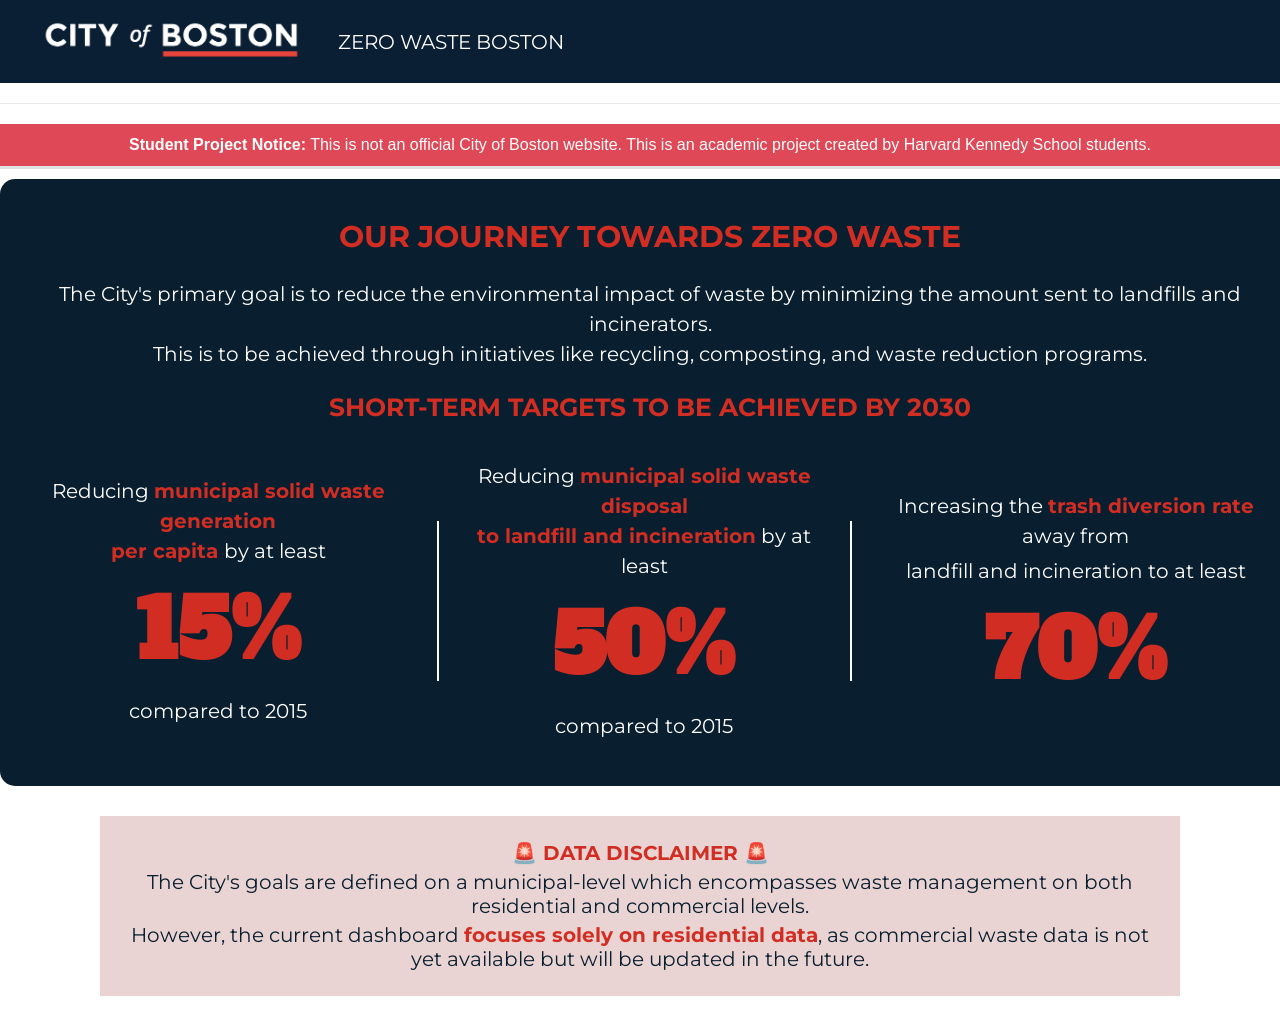
<file: index.html>
<!DOCTYPE html>
<html lang="en">
<head>
    <meta charset="UTF-8">
    <meta name="viewport" content="width=device-width, initial-scale=1.0">
    <link href="styles.css" rel="stylesheet" />
    <link href="https://fonts.googleapis.com/css?family=Montserrat"
    rel="stylesheet" />
    <link rel="icon" type="image/png" href="icons/favicon.PNG">
    <link href="https://fonts.googleapis.com/css2?family=Alfa+Slab+One" rel="stylesheet">
    <title>HOME</title>
</head>

<body>

<header>
    <a href="index.html">
    <img src="icons/logo-white_red.png" alt="Logo" class="logo">
    </a>

    
    <h1>ZERO WASTE BOSTON </h1>
    <script src="https://d3js.org/d3.v7.min.js"></script>
      <style>
.disclaimer-banner {
    background-color: rgba(220, 53, 69, 0.9);
    border-bottom: 3px solid #dee2e6;
    padding: 12px 24px;
    text-align: center;
    font-family: Arial, sans-serif;
    position: relative;
}

.disclaimer-content {
    max-width: 1200px;
    margin: 0 auto;
    color: white;
    font-size: 16px;
}

.disclaimer-emphasis {
    color: white;
    font-weight: bold;
}
</style>
</header>

<div id="navigation-bar"></div>

<body class="diversion-page">
    <div class="disclaimer-banner">
        <div class="disclaimer-content">
            <span class="disclaimer-emphasis">Student Project Notice:</span>
            This is not an official City of Boston website. This is an academic project created by Harvard Kennedy School students.
        </div>
    </div>

  

    <div class="goal-box">
    <div class="goal-intro">
        <h2 id="tracker-name"> OUR JOURNEY TOWARDS ZERO WASTE </h2>
<!-- Intro-->
        <h3> The City's primary goal is to reduce the environmental impact of waste by minimizing the amount sent to landfills and incinerators.<br>
        This is to be achieved through initiatives like recycling, composting, and waste reduction programs.</h3>
<!-- Specific goals -->
        <h4> SHORT-TERM TARGETS TO BE ACHIEVED BY 2030</h4>
        <div class="ST-goals">
            <a class="category">
            <p> Reducing <span id="highlight-color"> municipal solid waste generation<br>
            per capita </span> by at least</p>
            <h2>15% </h2>
            <p> compared to 2015</p>
            </a>
        <div class="divider-line"></div>
            <a class="category">
            <p> Reducing <span id="highlight-color">municipal solid waste disposal<br>
            to landfill and incineration</span> by at least</p>
            <h2> 50% </h2>
            <p> compared to 2015</p>
        </a>
        <div class="divider-line"></div>
            <a class="category">
            <p> Increasing the <span id="highlight-color"> trash diversion rate</span> away from</p>
            <p> landfill and incineration to at least</p>
            <h2> 70%</h2>
            <p> </p>
        </a>
    </div>
    </div>
</div>
<!-- Notes on Data -->
    <div class="notes">
        <p id="highlight-color"> 🚨 DATA DISCLAIMER 🚨</p>
        <p> The City's goals are defined on a municipal-level which encompasses waste management on both residential and commercial levels.</p>
        <p> However, the current dashboard <span id="highlight-color">focuses solely on residential data</span>, as commercial waste data is not yet available but will be updated in the future.</p>

    </div>
<script src="script.js"></script>
</body>

</html>
</file>
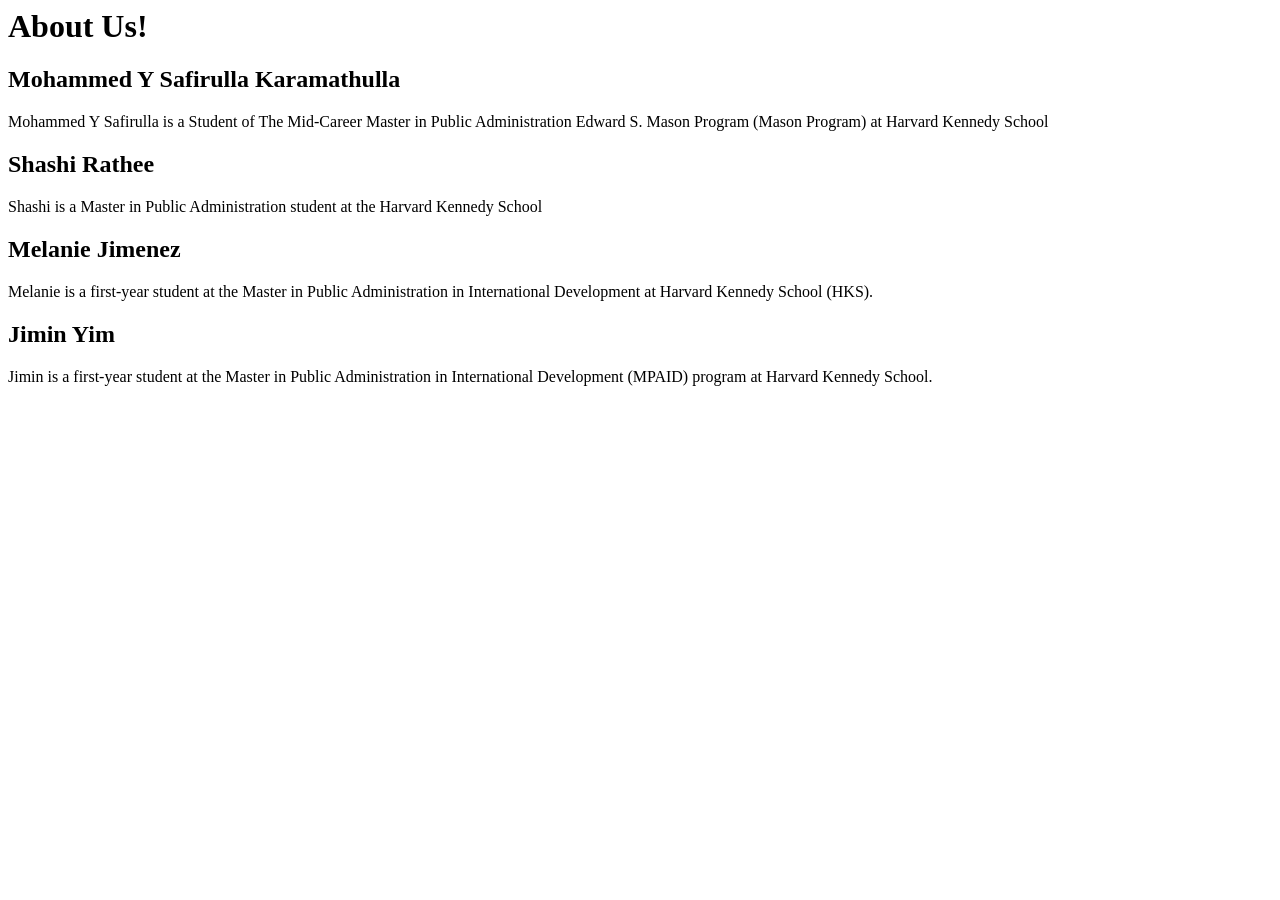
<file: our-team/index.html>
<html>
    <head>
        <title>Demo Website</title>
    </head>
    <body>
        <h1>About Us!</h1>
        <h2> Mohammed Y Safirulla Karamathulla </h2>        
        <p> Mohammed Y Safirulla is a Student of The Mid-Career Master in Public Administration Edward S. Mason Program (Mason Program) at Harvard Kennedy School </p>    
        <h2> Shashi Rathee </h2>
        <p> Shashi is a Master in Public Administration student at the Harvard Kennedy School  </p>
        <h2> Melanie Jimenez </h2>
        <p> Melanie is a first-year student at the Master in Public Administration in International Development at Harvard Kennedy School (HKS). </p>
        <h2> Jimin Yim </h2>
        <p> Jimin is a first-year student at the Master in Public Administration in International Development (MPAID) program at Harvard Kennedy School. </p>
    </body>
</html>
</file>
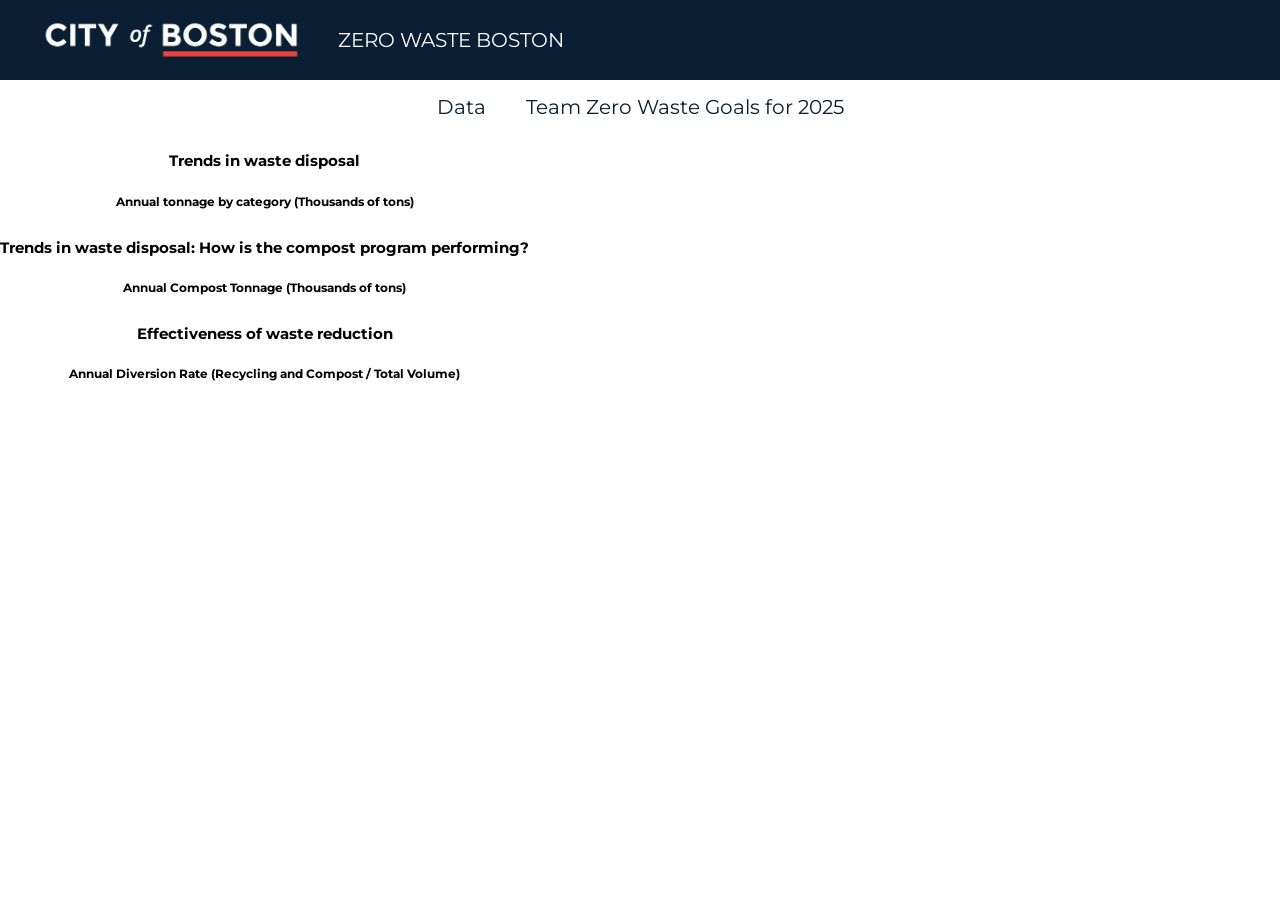
<file: index (1).html>
<!DOCTYPE html>
<html lang="en">
<head>
    <meta charset="UTF-8">
    <meta name="viewport" content="width=device-width, initial-scale=1.0">
    <link href="../styles.css" rel="stylesheet" />
    <link href="https://fonts.googleapis.com/css?family=Montserrat"
    rel="stylesheet" />
    <link rel="icon" type="image/png" href="../favicon.PNG">
    <title>ZERO WASTE BOSTON</title>
</head>
<body>

<header>
    <img src="logo-white_red.png" alt="Logo" class="logo">
    <h1>ZERO WASTE BOSTON </h1>
</header>

<nav>
    <a href="../index.html">Data</a>
    <a href="target/target.html">Team Zero Waste Goals for 2025</a>
</nav>


<div class="dashboard">
    <div class="graphs">
    <div class="graph-container">
        <h2>Trends in waste disposal </h2>
        <h3>Annual tonnage by category (Thousands of tons)</h3>
        <img src="data_analysis/time-series.png" alt="Time series of tonnage" class="graph">
    </div>
     <div class="graph-container">
        <h2>Trends in waste disposal: How is the compost program performing?</h2>
        <h3>Annual Compost Tonnage (Thousands of tons)</h3>
        <img src="data_analysis/compost.png" alt="Compost" class="graph">
    </div>
    <div class="graph-container">
        <h2>Effectiveness of waste reduction</h2>
        <h3>Annual Diversion Rate (Recycling and Compost / Total Volume)</h3>
        <img src="data_analysis/diversion-rate.png" alt="Diversion rate" class="graph">
    </div>
</div>    

<!-- <footer>
    <p style="text-align: center;">&copy; 2025 Your Name</p>
</footer> -->
</body>
</html>
</file>
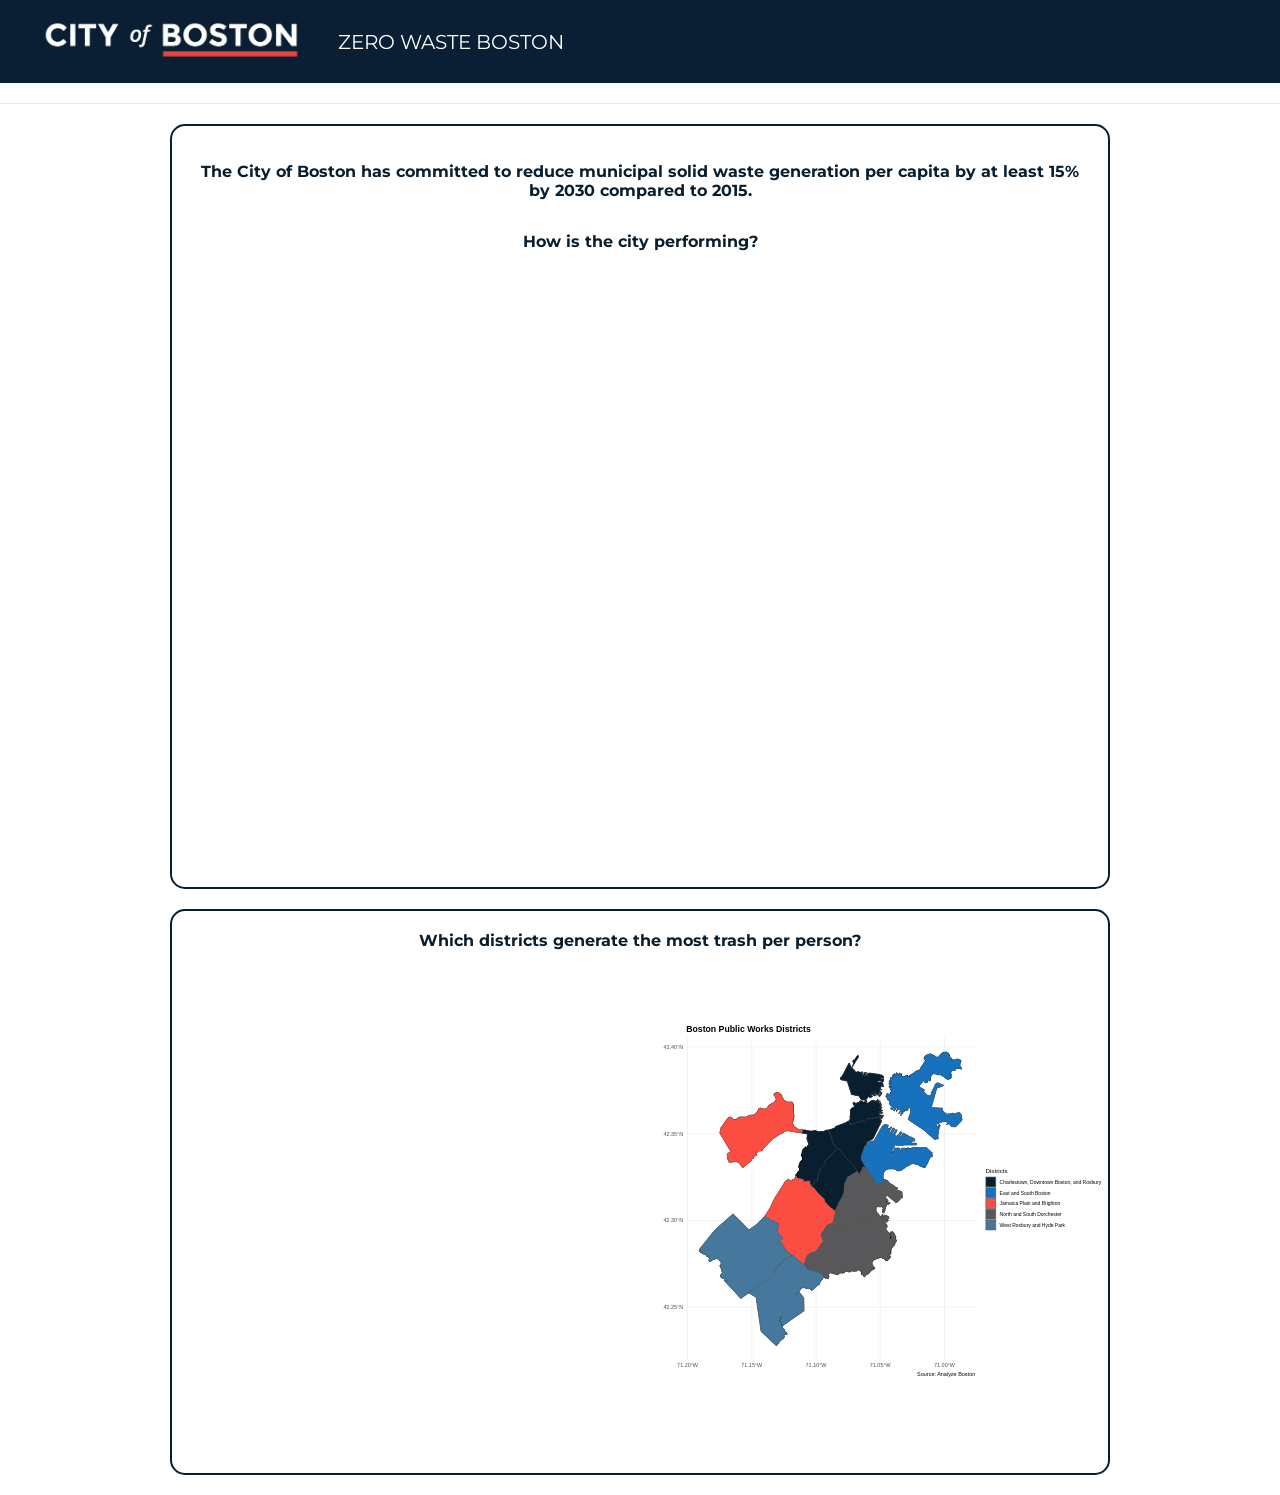
<file: index-districts.html>
<!DOCTYPE html>
<html lang="en">
<head>
    <meta charset="UTF-8">
    <meta name="viewport" content="width=device-width, initial-scale=1.0">
    <link href="styles.css" rel="stylesheet" />
    <link href="https://fonts.googleapis.com/css?family=Montserrat"
    rel="stylesheet" />
    <link rel="icon" type="image/png" href="icons/favicon.PNG">
    <title>ZERO WASTE BOSTON</title>
</head>
<body>

<header>
    <a href="index.html">
    <img src="icons/logo-white_red.png" alt="Logo" class="logo">
    </a>
    <h1>ZERO WASTE BOSTON </h1>
    <script src="https://d3js.org/d3.v7.min.js"></script>
</header>


<div id="navigation-bar"></div>

<div class="district-box">
    <h3>The City of Boston has committed to reduce municipal solid waste generation per capita by at least 15% by 2030 compared to 2015.</h3>
    <h3>How is the city performing?</h3>
    
    <iframe title="Waste per capita has decreased by 6.6% from 2015" aria-label="Column Chart" id="datawrapper-chart-oGYxj" src="https://datawrapper.dwcdn.net/oGYxj/2/" scrolling="no" frameborder="0" style="width: 0; min-width: 100% !important; border: none;" height="472" data-external="1"></iframe>
</div> 

<div class="district-box" id="map">
    <h3>Which districts generate the most trash per person?</h3>
    <div class="content-container">
        <iframe title="West Roxbury and Hyde Park have the highest waste per capita" aria-label="Interactive line chart" id="datawrapper-chart-PAdy8" src="https://datawrapper.dwcdn.net/PAdy8/1/" scrolling="no" frameborder="0" style="width: 100%; min-width: 50% !important; border: none;" height="483" data-external="1"></iframe>
        <img src="data_analysis/boston_trash_tonnage_map.svg" alt="Boston Trash Tonnage Map" class="map-image">
    </div>


</div>

<!-- Scripts -->
<script src="script.js"></script>

</body>
</html>
</file>
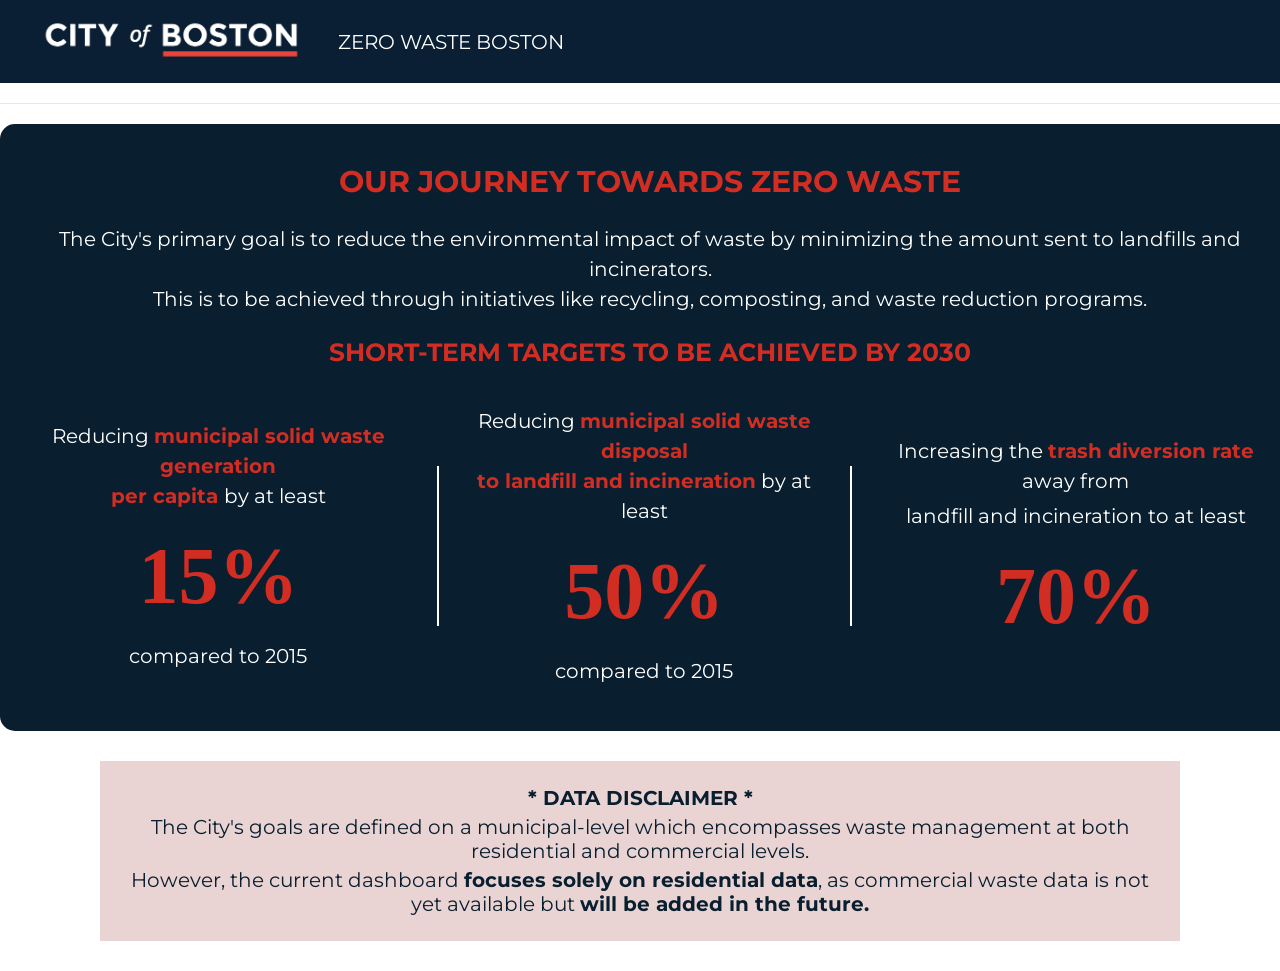
<file: index-goal.html>
<!DOCTYPE html>
<html lang="en">
<head>
    <meta charset="UTF-8">
    <meta name="viewport" content="width=device-width, initial-scale=1.0">
    <link href="styles.css" rel="stylesheet" />
    <link href="https://fonts.googleapis.com/css?family=Montserrat"
    rel="stylesheet" />
    <link rel="icon" type="image/png" href="icons/favicon.PNG">
    <title>ZERO WASTE BOSTON</title>
</head>

<body class="diversion-page">

<header>
    <a href="index.html">
    <img src="icons/logo-white_red.png" alt="Logo" class="logo">
    </a>
    <h1>ZERO WASTE BOSTON </h1>
    <script src="https://d3js.org/d3.v7.min.js"></script>
</header>

<div id="navigation-bar"></div>


    <div class="goal-box">
    <div class="goal-intro">
        <h2 id="tracker-name"> OUR JOURNEY TOWARDS ZERO WASTE </h2>
<!-- Intro-->
        <h3> The City's primary goal is to reduce the environmental impact of waste by minimizing the amount sent to landfills and incinerators.<br>
        This is to be achieved through initiatives like recycling, composting, and waste reduction programs.</h3>
<!-- Specific goals -->
        <h4> SHORT-TERM TARGETS TO BE ACHIEVED BY 2030</h4>
        <div class="ST-goals">
            <a class="category">
            <p> Reducing <span id="highlight-color"> municipal solid waste generation<br>
            per capita </span> by at least</p>
            <h2>15% </h2>
            <p> compared to 2015</p>
            </a>
        <div class="divider-line"></div>
            <a class="category">
            <p> Reducing <span id="highlight-color">municipal solid waste disposal<br>
            to landfill and incineration</span> by at least</p>
            <h2> 50% </h2>
            <p> compared to 2015</p>
        </a>
        <div class="divider-line"></div>
            <a class="category">
            <p> Increasing the <span id="highlight-color"> trash diversion rate</span> away from</p>
            <p> landfill and incineration to at least</p>
            <h2> 70%</h2>
            <p> </p>
        </a>
    </div>
    </div>
</div>
<!-- Notes on Data -->
    <div class="notes">
        <p id="highlight">* DATA DISCLAIMER *</p>
        <p> The City's goals are defined on a municipal-level which encompasses waste management at both residential and commercial levels.</p>
        <p> However, the current dashboard <span id="highlight-bold">focuses solely on residential data</span>, as commercial waste data is not yet available but <span id="highlight-bold">will be added in the future.</span> </p>
    </div>
</body>
</html>
</file>
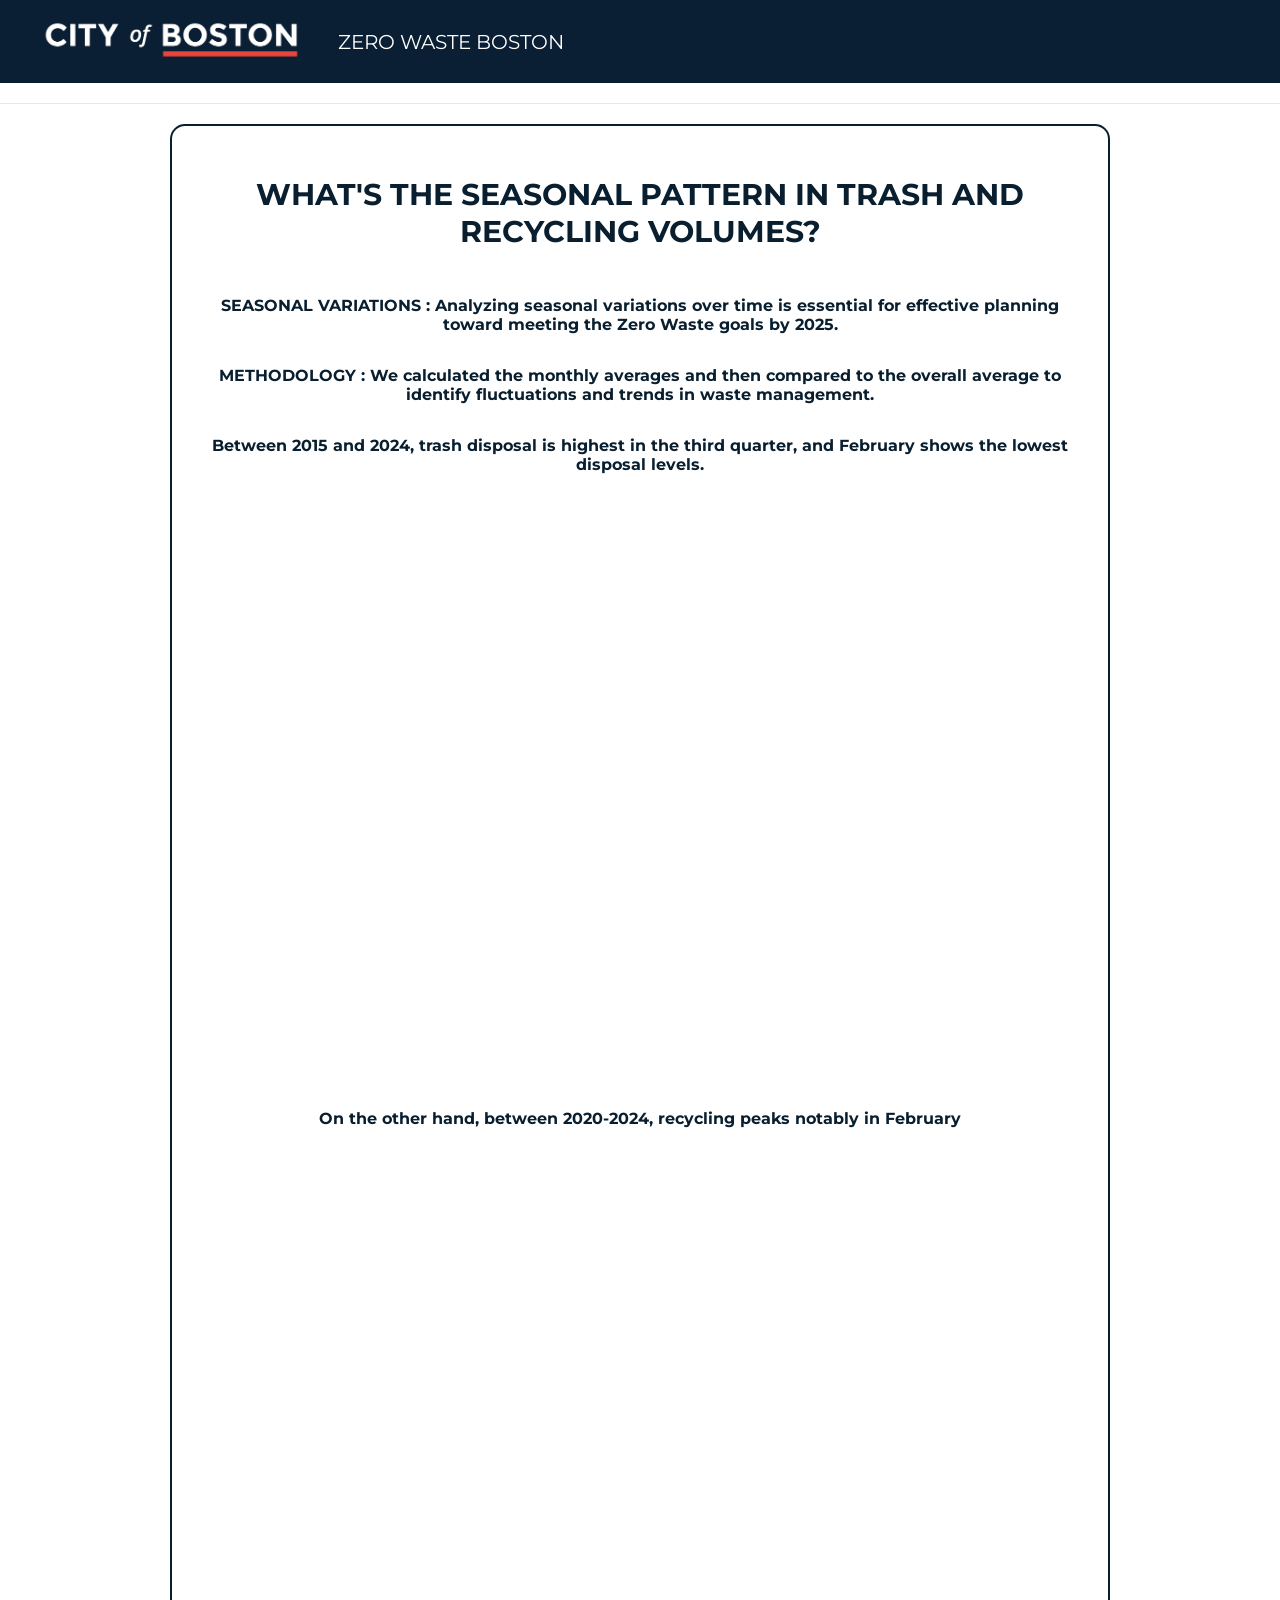
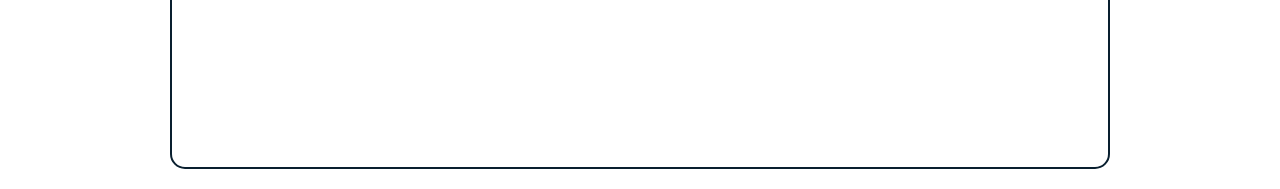
<file: index-seasonal.html>
<!DOCTYPE html>
<html>
<head>
    <meta charset="UTF-8">
    <meta name="viewport" content="width=device-width, initial-scale=1.0">
    <link href="styles.css" rel="stylesheet" />
    <link href="https://fonts.googleapis.com/css?family=Montserrat"
    rel="stylesheet" />
    <link rel="icon" type="image/png" href="icons/favicon.PNG">
    <title>ZERO WASTE BOSTON</title>
</head>
<body>
    <header>
       <a href="index.html">
    <img src="icons/logo-white_red.png" alt="Logo" class="logo">
    </a>
        <h1>ZERO WASTE BOSTON </h1>
        <script src="https://d3js.org/d3.v7.min.js"></script>
    </header>

<div id="navigation-bar"></div>

<div class="district-box">
    <h3 id="tracker-name">WHAT'S THE SEASONAL PATTERN IN TRASH AND RECYCLING VOLUMES?</h3>
    <h3><span id="highlight-bold"> SEASONAL VARIATIONS :</span> Analyzing seasonal variations over time is essential for effective planning toward meeting the Zero Waste goals by 2025.</h3>
    <h3> <span id="highlight-bold">METHODOLOGY :</span> We calculated the monthly averages and then compared to the overall average to identify fluctuations and trends in waste management.</h3>
    
    <div div id="compost" class="graph-seasonal">
    <h3>Between 2015 and 2024, trash disposal is highest in the third quarter, and February shows the lowest disposal levels.</h3>

    <!-- Embed code from Datawrapper -->
    <iframe title="Monthly Insights into Trash Disposal (2015-2024)*" aria-label="Interactive line chart" id="datawrapper-chart-fRtYQ" src="https://datawrapper.dwcdn.net/fRtYQ/1/" scrolling="no" frameborder="0" style="width: 0; min-width: 100% !important; border: none;" height="453" data-external="1"></iframe>
      </div>

      <div div id="compost" class="graph.seasonal">
           <!-- <img src="data_analysis/Recycle_Monthly_Average.png" alt="Seasonal Data of Trash"> -->

          <h3>On the other hand, between 2020-2024, recycling peaks notably in February</h3>
        <!-- Embed code from Datawrapper -->
        <iframe title="Monthly Insights into Recycle Disposal (2020-2024)*" aria-label="Interactive line chart" id="datawrapper-chart-qHhmE" src="https://datawrapper.dwcdn.net/qHhmE/1/" scrolling="no" frameborder="0" style="width: 0; min-width: 100% !important; border: none;" height="426" data-external="1"></iframe>
</div>

<script src="script.js"></script>
</body>
</html>
</file>
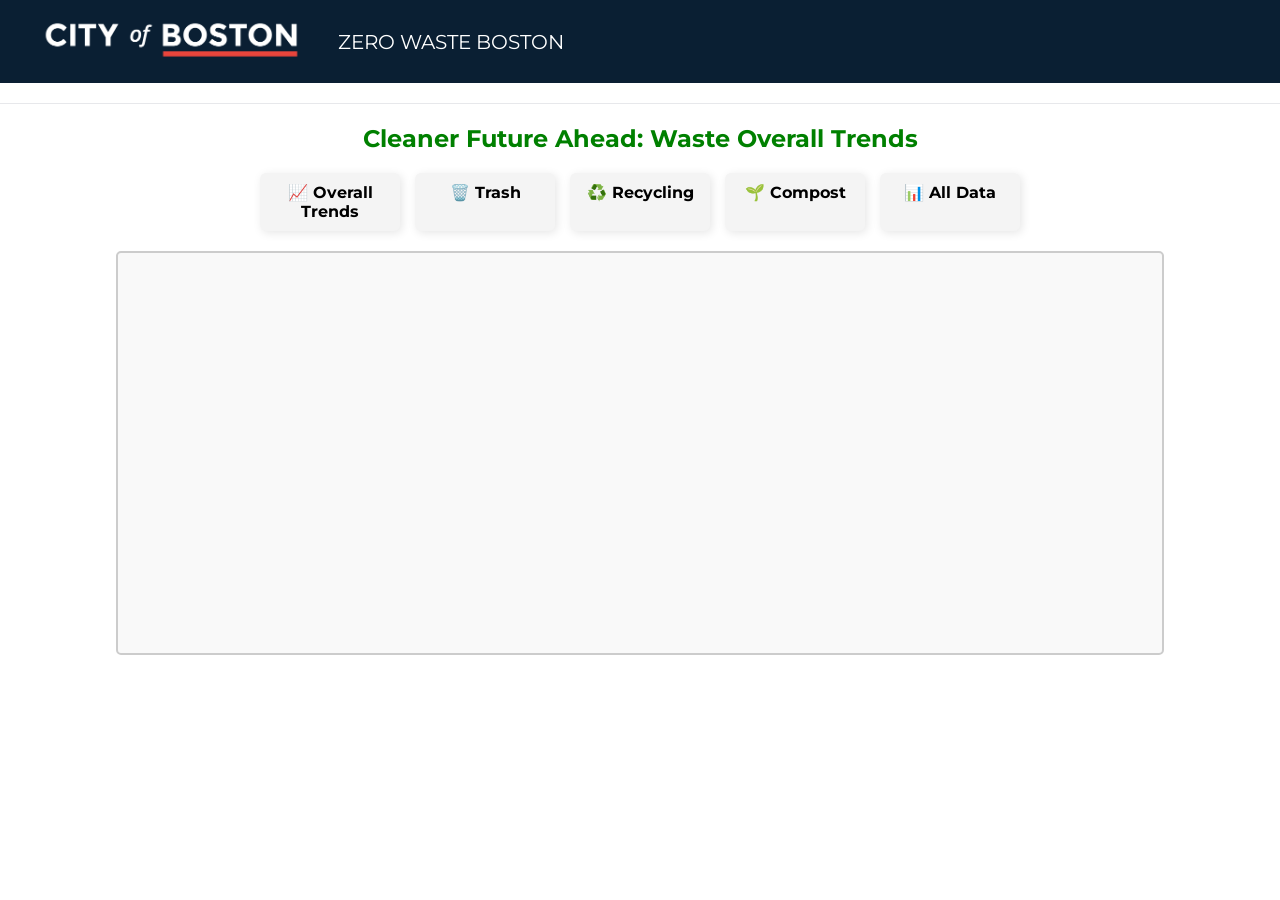
<file: index-wastetracker.html>
<!DOCTYPE html>
<html lang="en">
<head>
  <meta charset="UTF-8">
  <meta name="viewport" content="width=device-width, initial-scale=1.0">
  <title>Waste Overall Trends Dashboard</title>
  
  <!-- External Styles & Fonts -->
  <link href="styles.css" rel="stylesheet" />
  <link href="https://fonts.googleapis.com/css?family=Montserrat" rel="stylesheet" />
  <link rel="icon" type="image/png" href="icons/favicon.PNG">


</head>

<body>
  <header>
      <a href="index.html">
    <img src="icons/logo-white_red.png" alt="Logo" class="logo">
    </a>
      <h1>ZERO WASTE BOSTON </h1>
      <script src="https://d3js.org/d3.v7.min.js"></script>
  </header>

  <div id="navigation-bar"></div>

  <h1 style="text-align: center; color: green;">Cleaner Future Ahead: Waste Overall Trends</h1>

  <!-- Graph Selection Cards -->
  <div class="graph-cards">
    <div class="card" onclick="showGraph('overall-trends')">📈 Overall Trends</div>
    <div class="card" onclick="showGraph('trash')">🗑️ Trash</div>
    <div class="card" onclick="showGraph('recycling')">♻️ Recycling</div>
    <div class="card" onclick="showGraph('compost')">🌱 Compost</div>
    <div class="card" onclick="showGraph('combined')">📊 All Data</div>
  </div>

  <!-- Graph Containers -->
  <div class="graph-container">
    
    <!-- First Graph (Fixed Space Issue) -->
    <div id="overall-trends" class="graph active">
      <div class="graph-box first-graph">
        <iframe title="Waste Disposal Tracker (in thousands of tonnes)" 
                src="https://datawrapper.dwcdn.net/hyFgj/4/" 
                scrolling="no" frameborder="0"></iframe>
      </div>
    </div>

    <div id="trash" class="graph">
      <div class="graph-box">
        <iframe title="Trash Generation" 
                src="https://datawrapper.dwcdn.net/mFQmh/1/" 
                scrolling="no" frameborder="0"></iframe>
      </div>
    </div>

    <div id="recycling" class="graph">
      <div class="graph-box">
        <iframe title="Recycling Overview" 
                src="https://datawrapper.dwcdn.net/5Iy6E/1/" 
                scrolling="no" frameborder="0"></iframe>
      </div>
    </div>

    <div id="compost" class="graph">
      <div class="graph-box">
        <iframe title="Compost Levels" 
                src="https://datawrapper.dwcdn.net/WGUNk/1/" 
                scrolling="no" frameborder="0"></iframe>
      </div>
    </div>

    <!-- All Data Section -->
    <div id="combined" class="graph">
      <div class="graph-box">
        <iframe title="Trash Generation" 
                src="https://datawrapper.dwcdn.net/mFQmh/1/" 
                scrolling="no" frameborder="0"></iframe>
      </div>
      <div class="graph-box">
        <iframe title="Recycling Overview" 
                src="https://datawrapper.dwcdn.net/5Iy6E/1/" 
                scrolling="no" frameborder="0"></iframe>
      </div>
      <div class="graph-box">
        <iframe title="Compost Levels" 
                src="https://datawrapper.dwcdn.net/WGUNk/1/" 
                scrolling="no" frameborder="0"></iframe>
      </div>
    </div>

  </div>
<script src="script.js"></script>
</body>
</html>
</file>
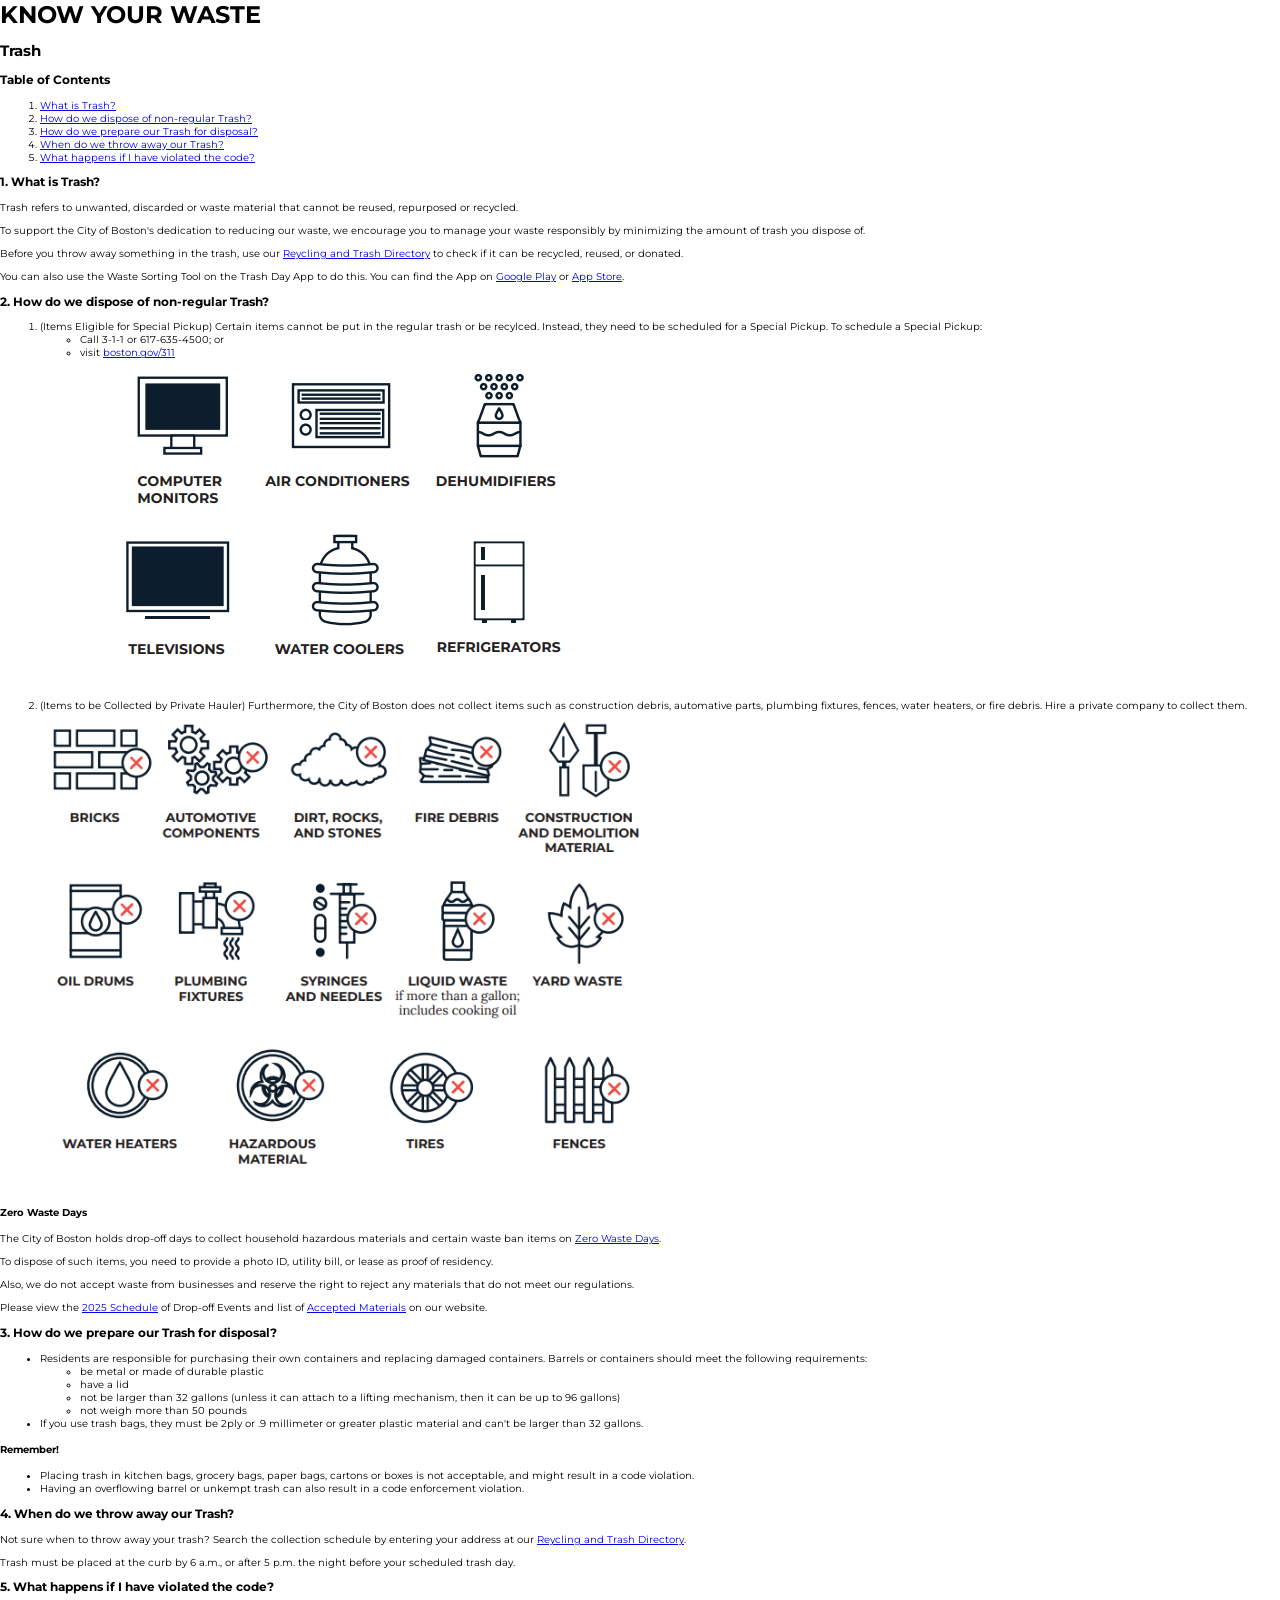
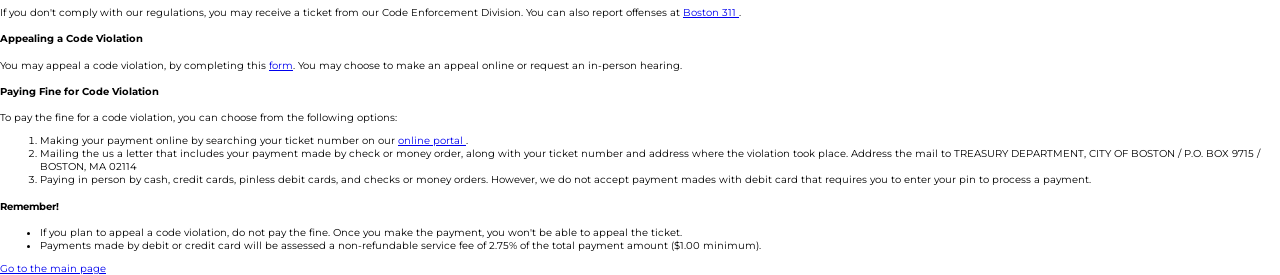
<file: classification/index-trash.html>
<!DOCTYPE html>
<html>
    <head>
        <link href="../styles.css" rel="stylesheet" />
        <link href="https://fonts.googleapis.com/css?family=Montserrat"
    rel="stylesheet" />
        <link rel="icon" type="image/png" href="../favicon.PNG">
        <title>TRASH</title>
    </head>
    <body>

     <h1>KNOW YOUR WASTE</h1>

    	<h2>Trash</h2>

<!-- Table of Contents -->

    	<div class="table-of-contents">
    	<h3> Table of Contents </h3>

    	<ol> 

    		<li> <a href=#definition> What is Trash?</a></li>
    		<li> <a href=#nonregular> How do we dispose of non-regular Trash?</a></li>
    		<li> <a href=#method> How do we prepare our Trash for disposal?</a></li>
    		<li> <a href=#time> When do we throw away our Trash?</a></li>
    		<li> <a href=#violation> What happens if I have violated the code?</a></li>

    	</ol>

<!-- Definition -->

    	<h3 id="definition"> 1. What is Trash? </h3>

    	<p> Trash refers to unwanted, discarded or waste material that cannot be reused, repurposed or recycled.</p>

    	<p> To support the City of Boston's dedication to reducing our waste, we encourage you to manage your waste responsibly by minimizing the amount of trash you dispose of. </p>

    	<p> Before you throw away something in the trash, use our <a href=https://www.boston.gov/departments/public-works/trash-and-recycling-day-schedule-and-search> Reycling and Trash Directory</a> to check if it can be recycled, reused, or donated.</p>

    	<p> You can also use the Waste Sorting Tool on the Trash Day App to do this. You can find the App on <a href=https://play.google.com/store/apps/details?id=net.recollect.boston&pli=1> Google Play</a> or <a href=https://apps.apple.com/us/app/boston-trash-schedule-alerts/id999579992> App Store</a>. </p>

<!-- non-Regular Trash Items -->

    	<h3 id="nonregular"> 2. How do we dispose of non-regular Trash? </h3>

    	<ol>

    	<li> (Items Eligible for Special Pickup) Certain items cannot be put in the regular trash or be recylced. Instead, they need to be scheduled for a Special Pickup. To schedule a Special Pickup:

    		<ul>
    			<li> Call 3-1-1 or 617-635-4500; or </li>
    			<li> visit <a href=https://www.boston.gov/departments/boston-311> boston.gov/311</a></li>

    	    	<img src="pickup+items.PNG" alt="list of items that need to schedule a pickup" />
    	    </ul>
    	</li>

    	<li> (Items to be Collected by Private Hauler) Furthermore, the City of Boston does not collect items such as construction debris, automative parts, plumbing fixtures, fences, water heaters, or fire debris. Hire a private company to collect them. </li>

    	    	<img src="cannot+trash.PNG" alt="list of items that need to schedule a pickup" />

    	</ol>

<!-- Explanation of Zero Waste Days -->

    	<h4> Zero Waste Days </h4>

    	 <p> The City of Boston holds drop-off days to collect household hazardous materials and certain waste ban items on <a href=https://www.boston.gov/departments/public-works/zero-waste-day> Zero Waste Days</a>. </p> 

    	 <p> To dispose of such items, you need to provide a photo ID, utility bill, or lease as proof of residency. </p> 

    	 <p> Also, we do not accept waste from businesses and reserve the right to reject any materials that do not meet our regulations. </p>

    	 <p> Please view the <a href=https://www.boston.gov/departments/public-works/zero-waste-day#zero-waste-days> 2025 Schedule</a> of Drop-off Events and list of <a href=https://www.boston.gov/departments/public-works/zero-waste-day#accepted-materials> Accepted Materials</a> on our website. </p>

<!-- Waste Disposal Method-->

    	<h3 id="method"> 3. How do we prepare our Trash for disposal? </h3>

    	<ul>  
    		<li> Residents are responsible for purchasing their own containers and replacing damaged containers. 

    		Barrels or containers should meet the following requirements:</li>

    		<ul>
    			<li> be metal or made of durable plastic </li>
    			<li> have a lid  </li>
    			<li> not be larger than 32 gallons (unless it can attach to a lifting mechanism, then it can be up to 96 gallons) </li>
    			<li> not weigh more than 50 pounds </li>
    		</ul>

    		<li> If you use trash bags, they must be 2ply or .9 millimeter or greater plastic material and can't be larger than 32 gallons. </li>

        	</ul>

   		<h4> Remember! </h4>

    	<ul>

    		<li> Placing trash in kitchen bags, grocery bags, paper bags, cartons or boxes is not acceptable, and might result in a code violation. </li>

    		<li> Having an overflowing barrel or unkempt trash can also result in a code enforcement violation. </li>

    	</ul>

<!-- Timing of Disposal -->

    	<h3 id="time"> 4. When do we throw away our Trash? </h3>

    	<p> Not sure when to throw away your trash? Search the collection schedule by entering your address at our <a href=https://www.boston.gov/departments/public-works/trash-and-recycling-day-schedule-and-search> Reycling and Trash Directory</a>. </p>

    	<p> Trash must be placed at the curb by 6 a.m., or after 5 p.m. the night before your scheduled trash day.</p>

    	</ul>

<!-- Violation-->

    	<h3 id="violation"> 5. What happens if I have violated the code? </h3>

    	<p> If you don't comply with our regulations, you may receive a ticket from our Code Enforcement Division. You can also report offenses at <a href=https://www.boston.gov/departments/public-works/trash#bos311> Boston 311 </a>.</p>

    	<h4> Appealing a Code Violation </h4>

    	<p> You may appeal a code violation, by completing this <a href=https://forms.boston.gov/appbuilder/eFormRender.html?code=AA5012F761F562241199E5F1A02DE38A&Process=PWD%20-%20Code%20Enforcement%20appeal%20request> form</a>. You may choose to make an appeal online or request an in-person hearing. </p>

    	<h4> Paying Fine for Code Violation </h4>

    	<p> To pay the fine for a code violation, you can choose from the following options: </p>

    	<ol>

    	<li> Making your payment online by searching your ticket number on our <a href=https://onlinepermitsandlicenses.boston.gov/codeenforcement/Views/CDR/Case/MyFee.aspx> online portal </a>. </li>

    	<li> Mailing the us a letter that includes your payment made by check or money order, along with your ticket number and address where the violation took place. Address the mail to TREASURY DEPARTMENT, CITY OF BOSTON / P.O. BOX 9715 / BOSTON, MA 02114 </li>

    	 <li> Paying in person by cash, credit cards, pinless debit cards, and checks or money orders. However, we do not accept payment mades with debit card that requires you to enter your pin to process a payment. </li>

    	</ol>

    	<h4> Remember! </h4>

    	<ul>

    	<li> If you plan to appeal a code violation, do not pay the fine. Once you make the payment, you won't be able to appeal the ticket. </li>

    	<li> Payments made by debit or credit card will be assessed a non-refundable service fee of 2.75% of the total payment amount ($1.00 minimum). </li>

    	</ul>

        <a href='../index.html'>Go to the main page</a>
    </body>
</html>
</file>
<file: styles.css>
html {
  font-size: 10px; 
  font-family: "Montserrat", sans-serif; 
  background-color: #FFFFFF;
}

body {
    margin: 0;
    padding: 0;
}

header {
    background-color: #091F2F;
    color: white;
    display: flex;
    align-items: center;
    padding: 5px;
}

header h1 {
    margin: 0 2rem;
    font-size: 2rem; /* Adjust size to your preference */
    font-weight: normal;
    text-align: center;
    justify-content: center;
}

header img {
    margin: 0 2rem;
    align-items: center;
}

.navigation {
    background-color: #FFFFFF;
    color: #091F2F;
    text-align: center;
    display: flex;
    align-items: center;
    width: 100%;
    justify-content: center;
    font-size: 2rem;
}

#navigation-bar {
  background-color: #e7e8eb;
  margin: 2rem 0;
  padding: 0.5px;
  font-weight: bold;
}

.logo {
    height: 50px;
}

nav {
    text-align: center;
    margin: 1rem 0;
    text-align: center;
    display: flex;
    align-items: center; 
    justify-content: center;
}
nav a {
    margin: 0 1rem;
    text-decoration: none;
    color: #091F2F;
    transition: color 0.3s ease;
    display: inline-block;
    padding: 0.5rem 1rem;
    border-radius: 5px;
    font-size: 20px;
}

nav a:hover {
    color: #D22D23;
}

nav a.active {
    color: #D22D23;
    font-weight: bold; /* Optional: Makes the active link stand out */
}

.diversion-section a {
    text-decoration: none;
    color: #D22D23;
    transition: color 0.3s ease;
    display: inline-block;
    border-radius: 5px;
    font-size: 20px;
    text-decoration: underline;
}

.diversion-section a:hover {
    color: #091F2F;
}

.diversion-section a.active {
    color: #091F2F;
    font-weight: bold; /* Optional: Makes the active link stand out */
}

.graph {
    border: 2px solid #ccc;
    max-width: 80%;
    padding: 10px;
    text-align: center;
    background-color: #f9f9f9;
    border-radius: 5px;
}


/* For the Towards zero waste box*/
.info-box {
    background-color: #091F2F; 
    color: #ffffff; 
    padding: 2rem; /* Space inside the box */
    border-radius: 15px; /* Rounded corners */
    width: 70%;
    margin: 2rem auto; /* Center the box on the page */
}

/* Title styling */
.info-box h2 {
    color: #D22D23; 
    font-size: 3rem;
    font-weight: bold;
    text-align: center; /* Center text inside the box */
}

/* Paragraph styling */
.info-box ul {
    font-size: 2rem;
    margin: 0.5rem 0;
    text-align: left; 
}


/* Highlighted percentage */
.info-box .highlight {
    color: #D22D23; 
    font-weight: bold;
}

.waste-percapita {
    background-color: #ffffff; 
    color: #ffffff; 
    padding: 2rem; /* Space inside the box */
    border-radius: 15px; /* Rounded corners */
    border-color: #D22D23;
    width: 60%;
    margin: 2rem auto; /* Center the box on the page */
}


.district-box h3 {
    color: #091F2F; 
    font-size: 16px;
    text-align: center; /* Center text inside the box */
}

/*For the waste and district box*/

.seasonal-box img{
  width: 100%; /* Make the image fill the width of the box */
  height: auto; /* Maintain the aspect ratio of the image */
}

/* Title styling */
.waste-box h2 {
    font-size: 1.8rem;
    font-weight: bold;
    margin-bottom: 1rem;
    position: relative;
    color: #000000;
}

/* Percentage styling */
#percentage {
    font-weight: bold;
    margin-bottom: 1rem;
    position: relative;
    color: #FB4D42;
}

/* Waste categories container */
.waste-categories {
    display: flex;
    justify-content: center;
    align-items: center;
    margin: 1rem 0;
}

/* Waste Diversion container */
.waste-diversion {
    display: flex;
    border-radius: 15px; /* Rounded corners */
    justify-content: center;
    align-items: center;
    margin: 1rem 0;
    background-color: #FB4D42;
    font-weight: bold;
    color:white;
}

/* Dropbox */
.dropdown-wrapper {
  display: flex; 
  align-items: center; /* Align dropdowns and labels vertically */
}

.dropdown-container {
  display: flex;
  flex-direction: row; 
  align-items: center; /* Align dropdowns and labels vertically */
  margin: 1rem 1rem;
  padding: 1rem;
  border-radius: 15px; /* Rounded corners */
  border: 2px #FB4D42;
}

.dropdown-container img {
    align-items: center;
    margin-bottom: 0.5rem; /* Align dropdowns and labels vertically */
}

.dropdown {
    margin: 1rem 2rem; /
}


#year1 #year2 {
  display: flex; 
  margin: 1 1rem;
  align-items: center; /* Align dropdowns and labels vertically */
  text-align: center;
  margin-bottom: 1.5rem;
}

#month1 #month2 {
  display: flex; 
  margin: 1 1rem;
  align-items: center; /* Align dropdowns and labels vertically */
  text-align: center;
}

select {
  width: 80px;
  padding: 5px;
  font-size: 10px;
}

#double-arrow {
    max-width:50px;
    align-items: center;
}

/* Each category link */
.category {
    text-decoration: none;
    text-align: center;
    margin: 0 1rem;
    color: #000000;
    transition: color 0.3s ease;
}

.category h4 {
    font-size: 1.5rem;
    margin-bottom: 0.1px;
    margin: 1px;
}

.category img {
    width: 50px; 
    height: 50px;
    margin-bottom: 0.5rem;
}


/* Additional info text */
.info-text {
    margin-top: 1rem;
    font-size: 0.9rem;
    color: #000000;
}

/* Link inside info text */
.info-text .link {
    color: #D22D23;
    text-decoration: underline;
    font-weight: bold;
}
.info-text .link:hover {
    color: #D22D23;
}

/* General layout for the dashboard */
.dashboard {
    display: flex; /* Flexbox to arrange graphs and boxes side by side */
    gap: 10px;

}

/* Left side: Graphs */
#graph-diversion {
    display: grid;
    grid-template-columns: repeat(2, 50%); /* Two columns */
    display: flex;
    justify-content: center;
    align-items: center;
}

.grid {
    display: grid; /* Use CSS Grid for layout */
    grid-template-columns: repeat(2, 1fr); /* Two columns of equal width */
    gap: 2rem; /* Space between boxes */
    padding: 2rem;
    max-width: 1200px;
    margin: 0 auto; /* Center the dashboard horizontally */
}

.graph-container {
    display: flex;
    flex-direction: column;
    align-items: center;
}

.waste-box {
    background-color: #ffffff;
    color: #000000; 
    text-align: center;
    padding: 2rem;
    border-radius: 15px; /* Rounded corners */
    margin: 2rem auto;
    display: flex;
    justify-content: center;
        border: 2px solid #0e1123;

}

.diversion-page .waste-box{
    width: 1200px;
}

#tracker-name {
    font-size: 3rem;
    text-align: center;
    font-weight: bold;
}

.diversion-box {
    display: flex;
    gap: 30px;
    margin: 3rem;
    align-items: center;
    text-align: center;
}

.diversion-container{
    max-width: 1500px;
    border-radius: 15px; /* Rounded corners */
    width: 100%;
    text-align: center;
    margin: 1rem auto; /* Center the box on the page */
    align-items: center;
}

.plus-symbol {
    font-size: 2.5rem; /* Adjust the size as needed */
    font-weight: bold; /* Make it bold if desired */
    margin: 0 2.5px; /* Add spacing around it */
    vertical-align: middle; /* Align it with the images */
    color: #000;

} /* Set the color if needed */
.grey-box {
    color: #0e1123;
    width: 685px;
    background-color:#e7e8eb;
    display: flex;
    text-align: center;
    align-items: center;
    padding: 1rem;
    border-radius: 15px; /* Rounded corners */
    display: flex;
    flex-direction: column;
    justify-content: center;
    margin-bottom: 0.5rem;
}


.formula .grey-box{
    background-color: #e9d4d3;
    padding: 3rem;
}


.formula h3 {
    color: #0e1123;
    font-size: 2rem;
    margin: 0.2rem 0;
    text-align: center;
    font-weight:normal;
    margin-bottom: 20px;
}

.diversion-section h3 {
    color: #0e1123;
    font-size: 2rem;
    margin: 0.2rem 0;
    text-align: center;
    font-weight:normal;
    margin-bottom: 20px;
}

#residential{
    background-color:white;
    color: #D22D23;
    width: 70%;
    height: 20px;
}

#commercial{
    background-color:#e7e8eb;
    color: #0e1123;
    width: 70%;
    height: 20px;
}

.formula .formula-label {
    background-color:#D22D23;
}

.fraction {
    width: 80%; /* Set default width relative to its parent */
    max-width: 150px; /* Limit maximum width */
    display: flex;
    margin: 0.2rem auto;
    flex-direction: column; /* Stacks numerator and denominator vertically */
    align-items: center; /* Centers numerator and denominator */
    justify-content: center;
}

.numerator,
.denominator {
    display: flex;
    align-items: center; /* Aligns items vertically */
    justify-content: center; /* Centers items horizontally */
    gap: 5px; /* Adds spacing between items */
    margin: 1rem;
}

.numerator img{
    width: 29px;
    height: 29px;
}

.denominator img{
    width: 30px;
    height: 30px;
}

.divider-line {
    width: 250px; /* Full width of the fraction */
    height: 2px; /* Thickness of the line */
    background-color: black; /* Line color */
    margin: 5px 0; /* Spacing above and below the line */
}


canvas { /* for the graph */
    max-width: 800px;
    margin: 0 auto;
}

#percentage-final {
    font-weight: bold;
    margin-bottom: 1rem;
   font-size: 1.5rem;
    position: relative;
    color: #FB4D42;
}
/* Styling for goal-html */

.goal-box {
    max-width: 1500px;
    background-color: #091F2F; 
    color: #ffffff; 
    padding: 1rem; /* Space inside the box */
    border-radius: 15px; /* Rounded corners */
    width: 100%;
    text-align: center;
    margin: 1rem auto; /* Center the box on the page */
}

.goal-intro {
    color: #D22D23;
    text-align: center;
    line-height: 1.5;
    margin-bottom: 15px;
}

.goal-intro h2 {
    color: #D22D23; 
    font-size: 5rem;
    margin-bottom: 2rem;
    font-weight: bold;
    text-align: center; /* Center text inside the box */
}

.goal-intro h3 {
    color: white;
    font-size: 2rem;
    margin: 0.2rem 0;
    text-align: center;
    font-weight:normal;
    margin-bottom: 20px;
}

.goal-intro h4 {
    font-size: 2.5rem;
    margin: 0.25rem 0;
    text-align: center;
    font-weight: bold;
}

.goal-intro p{
    color: white;
    font-size: 1.25rem;
    margin: 0.5rem 0;
    text-align: center;
}

.notes {
    text-align: center;
    background-color: #e9d4d3;
    margin: 3rem 10rem;
    padding: 2rem;
}

.notes p {
    color: #091F2F;
    font-size: 2rem;
    margin: 0.5rem 0;
}

.notes #highlight {
    font-weight: bold;}

.ST-goals {
    display: flex;
    justify-content: center;
    align-items: center;
    margin: 3rem 0;
}

.ST-goals .category h2 {
    font-size: 8rem;
    margin-bottom: 0.1px;
    margin: 1px;
    font-family: 'Alfa Slab One', cursive;
}

.ST-goals .category p {
    font-size: 2rem;
    color: white; /* Keeps the original text color */
    pointer-events: auto; /* Ensures interactivity is not disabled */
}

#highlight-color {
    color: #D22D23;
    font-weight: bold;
}

#highlight-bold {
    font-weight: bold;
}

.ST-goals .divider-line {
    width: 2px; /* Full width of the fraction */
    height: 160px; /* Thickness of the line */
    background-color: white; /* Line color */
    margin: 10px 10px; /* Spacing above and below the line */
}

/*monthly diversion*/
button {
    display: block;
    margin: 20px auto;
    padding: 10px 20px;
    font-size: 12px;
    color: white;
    background-color: #D22D23;
    border: none;
    border-radius: 5px;
    cursor: pointer;
    font-weight: bold;
    text-align: center;
}

button:hover {
    background-color: #004494;
}

/* SVG and Chart */
#districts {
  border: 1px solid #ddd;
  background-color: white;
}

#districts {
  fill: none;
  stroke-width: 3px;
}


#districts path,
#districts line {
  fill: none;
  shape-rendering: crispEdges;
}

#districts text {
  font-size: 12px;
}

/* Tooltip */
.tooltip {
  position: absolute;
  background-color: #fff;
  padding: 10px;
  border: 1px solid #ccc;
  border-radius: 5px;
  font-size: 12px;
  box-shadow: 0 4px 8px rgba(0, 0, 0, 0.1);
  pointer-events: none;
  visibility: hidden;
}

.tooltip::after {
  content: '';
  position: absolute;
  bottom: -5px;
  left: 50%;
  transform: translateX(-50%);
  border-width: 5px;
  border-style: solid;
  border-color: #ccc transparent transparent transparent;
}

/*For the waste and district box*/
.district-box {
    background-color: #ffffff; 
    text-align: center;
    padding: 2rem;
    border-radius: 15px; /* Rounded corners */
    width: 70%;
    margin: 2rem auto;
    border: 2px solid #091f2f;
    display: flex;
    flex-direction: column;
    justify-content: center;
}

.district-box h2 {
  color: #091f2f;
  justify-content: left;
  text-align: left;
  font-size: 18px;
}

.district-box p {
  color: #091f2f;
  justify-content: left;
  text-align: left;
  font-size: 12px;
}

.info-text {
  text-align: left;
}

.chart-container {
  align-items: center; /* Align items vertically */
  margin-top: 1rem; /* Add spacing above */
}

#districts {
  flex: 2; /* Allow the chart to take up most of the space */
  max-width: 60%; /* Limit its width */
}

.chart-text {
  flex: 1; /* Allow the text to take up remaining space */
  padding-left: 2rem; /* Add spacing between the chart and text */
  font-size: 12px;
  text-align: left;
  border: #091f2f;
  padding: 1rem;
}

.increase {
    color: red; /* Red for increased */
    font-weight: bold;
}

.decrease {
    color: green; /* Green for decreased */
    font-weight: bold;
}

.chart-info {
  flex: 1; /* Allow the titles and text to take up remaining space */
  font-size: 14px;
  text-align: left;
  background-color:  #091F2F;
  display: flex;
  flex-direction: column;
  align-items: flex-start;
  padding: 1rem;
  width: 100%;
}

.chart-info h3 {
  font-size: 16px;
  color: #FB4D42;
  font-weight: bold;
  text-align: center;
}

.chart-info h4 {
  font-size: 14px;
  color: #FFFFFF;
  font-weight: bold;
  margin-top: 1rem;
}

.chart-info p {
  font-size: 12px;
  color: #FFFFFF;
}

.bar-chart-container {
    margin-top: 2rem;
    width: 100 %;
    text-align: center;
}

#barChart {
    margin-top: 1rem;
    background-color: transparent;
    border: transparent;
    align-items: center;
    justify-content: center;
}

.chart-container {
    align-items: center;
    margin-bottom: 2rem; /* Add space below chart-info */
}

/* Bar Styling */
.bar {
  transition: all 0.3s ease;
}

/* Add hover effect to bars for interactivity */
.bar:hover {
  opacity: 0.7;
}

/* Styling for the tabs */
.tabs {
  display: flex;
  justify-content: center;
  margin: 20px 0;
  background-color: #f1f1f1;
  border-radius: 5px;
  overflow: hidden;
}

.tab {
  flex: 1;
  text-align: center;
  padding: 15px 0;
  cursor: pointer;
  background-color: #ddd;
  color: black;
  font-weight: bold;
  border-right: 1px solid #ccc;
  transition: background-color 0.3s;
}

.tab:hover {
  background-color: #ccc;
}

.tab.active {
  background-color: #4CAF50;
  color: white;
}

.tab:last-child {
  border-right: none;
}

/* Hide all graphs by default */
.graph.tracker {
  text-align: center;
  margin-top: 20px;
}

/* Show the active graph */
.graph.active {
  display: block;
}

iframe {
  border: none;
  width: 100px;
  height: 600px;
}

/* Styling for Trash, Recycling, and Compost together layout */
.row {
  display: flex;
  justify-content: center;
  gap: 20px;
  margin-bottom: 20px;
}

.center {
  text-align: center;
}

img {
  max-width: 600px;
  border-radius: 10px;
  margin-bottom: 20px;
}
/*styling for diversion page - 3rd graph*/

.grey-box-monthly {
    color: #0e1123;
    width: 1000px;
    background-color:#e7e8eb;
    display: flex;
    text-align: center;
    align-items: center;
    padding: 1rem;
    border-radius: 15px; /* Rounded corners */
    margin: 0.5rem auto;
    display: flex;
    flex-direction: column;
    justify-content: center;
}

.formula .grey-box{
    background-color: #e9d4d3;
}

.formula-label {
    width: 80%; /* Limit maximum width */
    background-color:#0e1123;
    display: flex;
    text-align: center;
    border-radius: 15px; /* Rounded corners */
    margin: 0.25rem auto;
    display: flex;
    flex-direction: column;
    justify-content: center;
    color: white;
    font-size: 1.5rem;
    margin-bottom: 0.5rem;
    font-weight: bold;
    text-align: center;
}

#wasteChart {
    width: 1000px;
    margin: 0 auto;
    border-radius: 10px;
}
/* Targeting the #map box specifically */
#map {
    display: flex;
    flex-direction: column;  /* Stack the title at the top */
    align-items: center;     /* Center the title horizontally */
    gap: 20px;  /* Space between the title and the content */
    margin-top: 20px;
}

#map h3 {
    text-align: center;  /* Title is centered */
    margin: 0;  /* Remove any default margin for h3 */
}

/* Create a container to hold the graph and map side by side */
.content-container {
    display: flex;  /* Flex to keep the graph and map side by side */
    gap: 20px;  /* Space between the graph and map */
    justify-content: space-between;  /* Ensure they are aligned side by side */
    width: 100%;  /* Ensure the container takes up full width */
    max-width: 1200px;  /* Optional: Restrict the width for large screens */
}

/* Style for the iframe (Datawrapper chart) */
.content-container iframe {
    width: 100%;  /* Take up full width of the container */
    height: 483px; /* Fixed height for consistency */
    border: none; /* Remove default iframe border */
}

/* Style for the SVG image to be placed to the right */
.map-image {
    width: 50%;  /* Take up 48% of the container's width */
    height: auto; /* Maintain aspect ratio */
}

    /* Page Ribbon (Header) */
    header {
      display: flex;
      align-items: center;
      background-color: #0A1F33;
      color: white;
      padding: 15px 20px;
      font-family: 'Montserrat', sans-serif;
    }

    .logo {
      height: 50px;
      margin-right: 15px;
    }

    h1 {
      font-size: 24px;
      margin: 0;
    }

    /* Graph Selection Cards */
    .graph-cards {
      display: flex;
      justify-content: center;
      gap: 15px;
      margin: 20px 0;
    }

    .card {
      padding: 10px;
      background: #f4f4f4;
      border-radius: 6px;
      text-align: center;
      cursor: pointer;
      transition: 0.3s;
      font-size: 16px;
      font-weight: bold;
      width: 120px;
      box-shadow: 2px 2px 10px rgba(0, 0, 0, 0.1);
    }

    .card:hover {
      background: #ddd;
    }

    /* Graph Container */
    .graph-container {
      display: flex;
      flex-direction: column;
      align-items: center;
      justify-content: center;
      margin: 5px auto;
      width: 100%;
      padding: 0;
      background: none;
      box-shadow: none;
    }

    /* Hide all graphs by default */
    .graph {
      display: none;
      text-align: center;
      width: 100%;
    }

    /* Show the active graph */
    .graph.active {
      display: block;
    }

    /* Graph Box */
    .graph-box {
      width: 100%;
      max-width: 1200px;
      padding: 0;
      background: none;
      border: none;
      box-shadow: none;
      display: flex;
      align-items: center;
      justify-content: center;
    }

    /* Ensure iframe fits properly */
    .graph-box iframe {
      display: block;
      width: 100%;
      height: 450px; /* Ensuring consistent height */
    }

    /* Fix Extra Space Below the First Graph */
    .graph-box.first-graph iframe {
      height: 380px; /* Reduce the height slightly to fix the extra space */
    }


/*additional styling for Seasonal Data*/
.seasonal-box {
    max-width: 1500px;
    color: #ffffff; 
    padding: 1rem; /* Space inside the box */
    border-radius: 15px; /* Rounded corners */
    width: 100%;
    text-align: center;
    margin: 1rem auto;
}

#bold2 {
  font-color: #D22D23;
  font-weight: bold;
}
</file>
